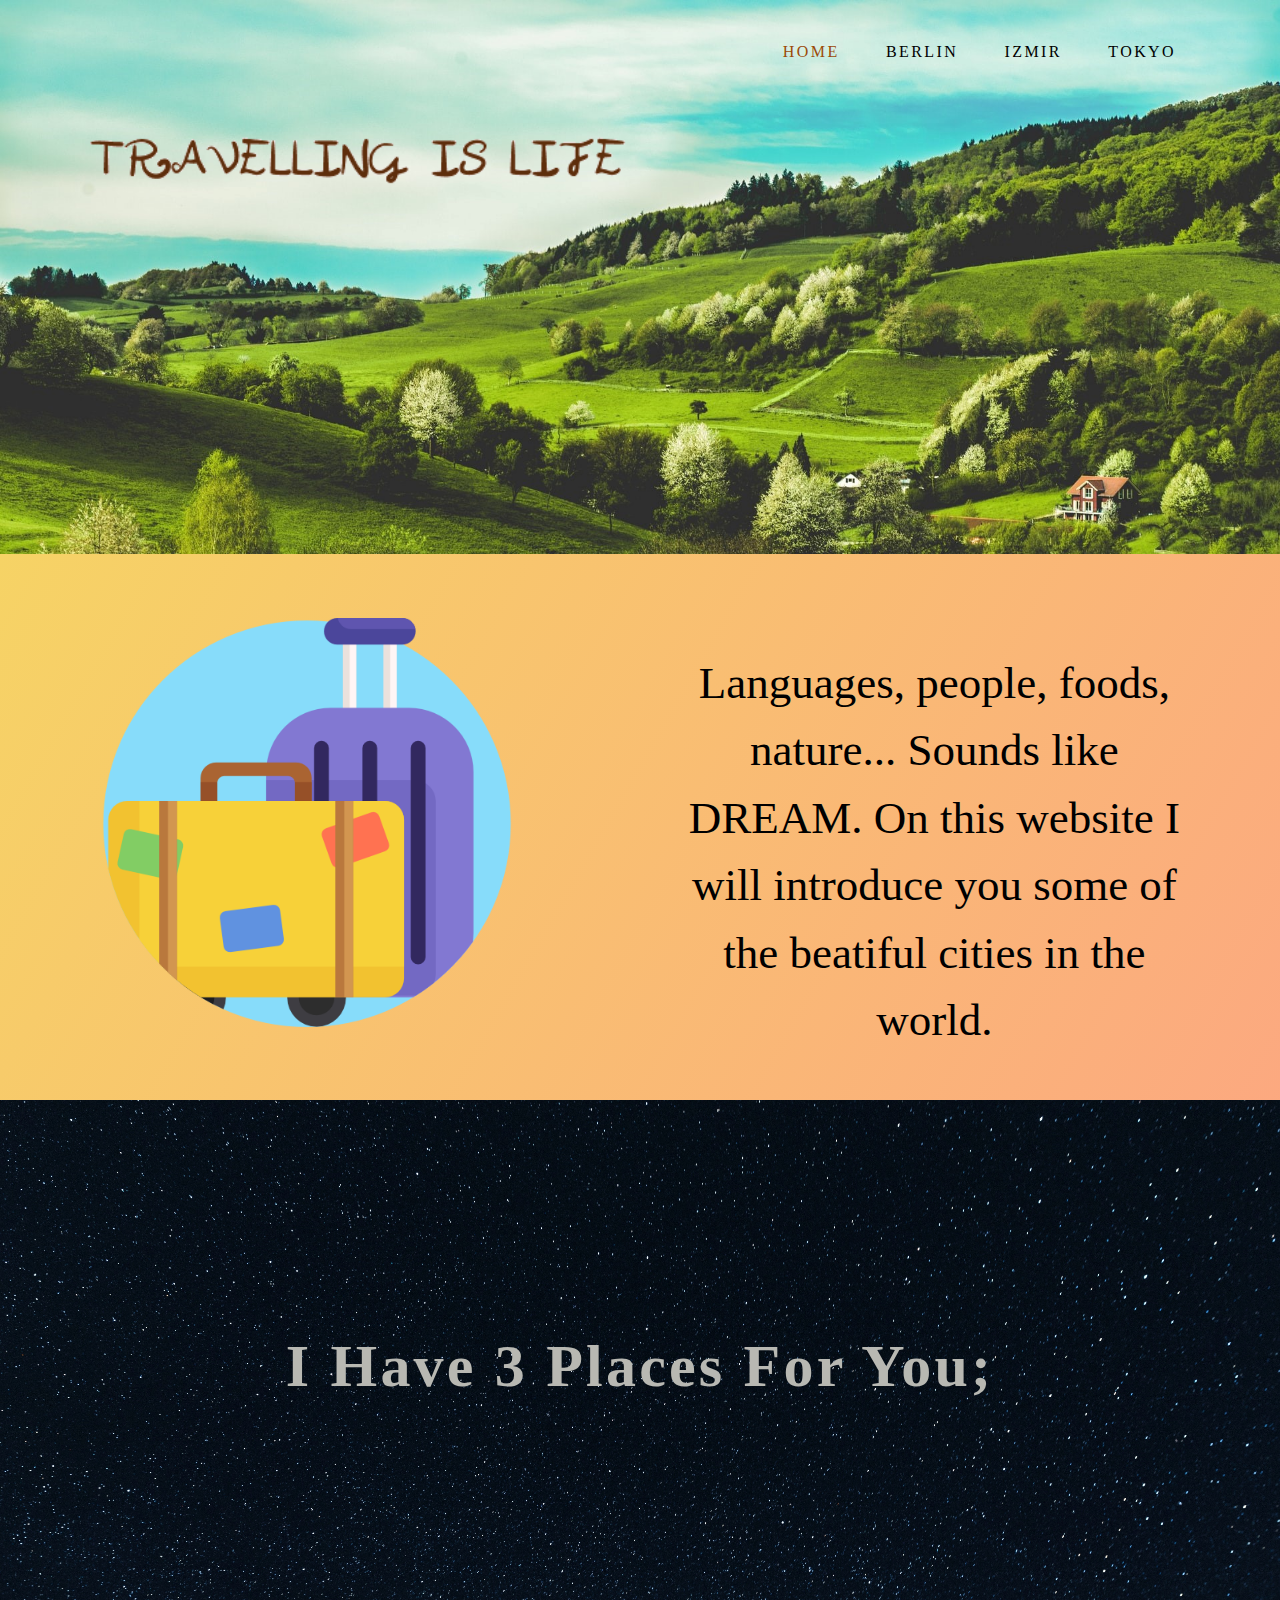
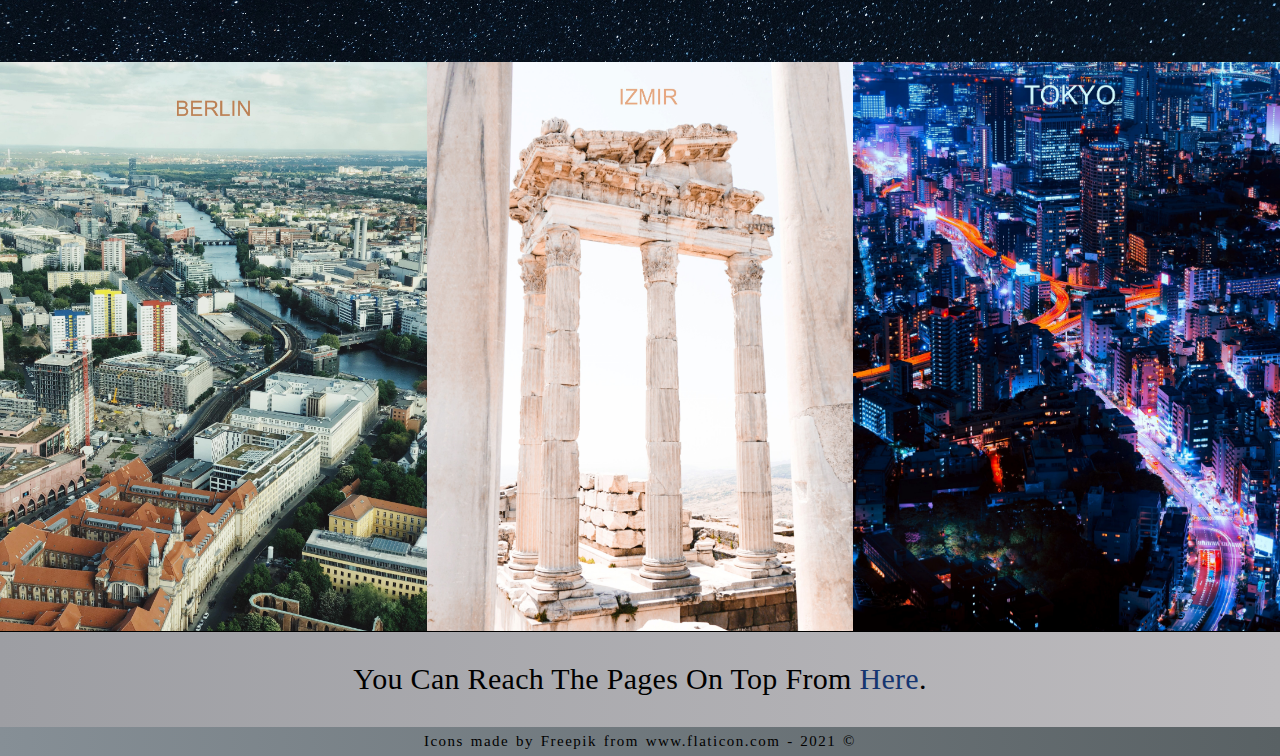
<file: index.html>
<!DOCTYPE html>
<html lang="en">
<head>
    <meta name="description" content="Introducing Travel Destinations" />
    <meta name="keywords" content="Travel, Travelling, Places, Berlin, Izmir, Tokyo, Foods, Nature, Art, History" />
    <meta name="author" content="Emre Arslan" />
    <link rel="stylesheet" href="styles/home.css" type="text/css">
    <title>Travel Places</title>
</head>
<body>
    <div id="wrapper">
        <div id="header">
            <img src="images/home-page-header.jpg" alt="Home Page Image" id="home-page-image">
            <img src="images/main-heading.png" alt="Travelling Is Life" id="main-heading">
            <ul id="nav">
                <li id="current-li">HOME</li>
                <li><a href="berlin.html" class="other-li">BERLIN</a></li>
                <li><a href="izmir.html" class="other-li">IZMIR</a></li>
                <li><a href="tokyo.html" class="other-li">TOKYO</a></li>
            </ul>
        </div> <!--header-->
        <div id="content">
            <div id="section1">
                <img src="images/home-page-suitcase.png" alt="Suitcase">
                <p>Languages, people, foods, nature... Sounds like DREAM. On this website I will introduce you some of the beatiful cities in the world.</p>
            </div>
            <div id="section2">
                <div>
                    <h1>I Have 3 Places For You;</h1>
                </div>
                <img src="images/home-page-pattern.jpg" alt="Home Page Pattern">
            </div>
        </div> <!--content-->
        <div id="section3">
            <div id="berlin">
                <img src="images/home-page-berlin.jpg" alt="Berlin">
            </div>
            <div id="izmir">
                <img src="images/home-page-izmir.jpg" alt="Izmir">
            </div>
            <div id="tokyo">
                <img src="images/home-page-tokyo.jpg" alt="Tokyo">
            </div>
        </div>
        <div id="section4">
            <p>You Can Reach The Pages On Top From <a href="#wrapper" id="roll-top">Here</a>.</p>
        </div>
        <div id="footer">Icons made by <a href="https://www.freepik.com" title="Freepik">Freepik</a> from <a href="https://www.flaticon.com/" title="Flaticon">www.flaticon.com</a> - 2021 &copy;</div>
    </div> <!--wrapper-->
</body>
</html>
</file>
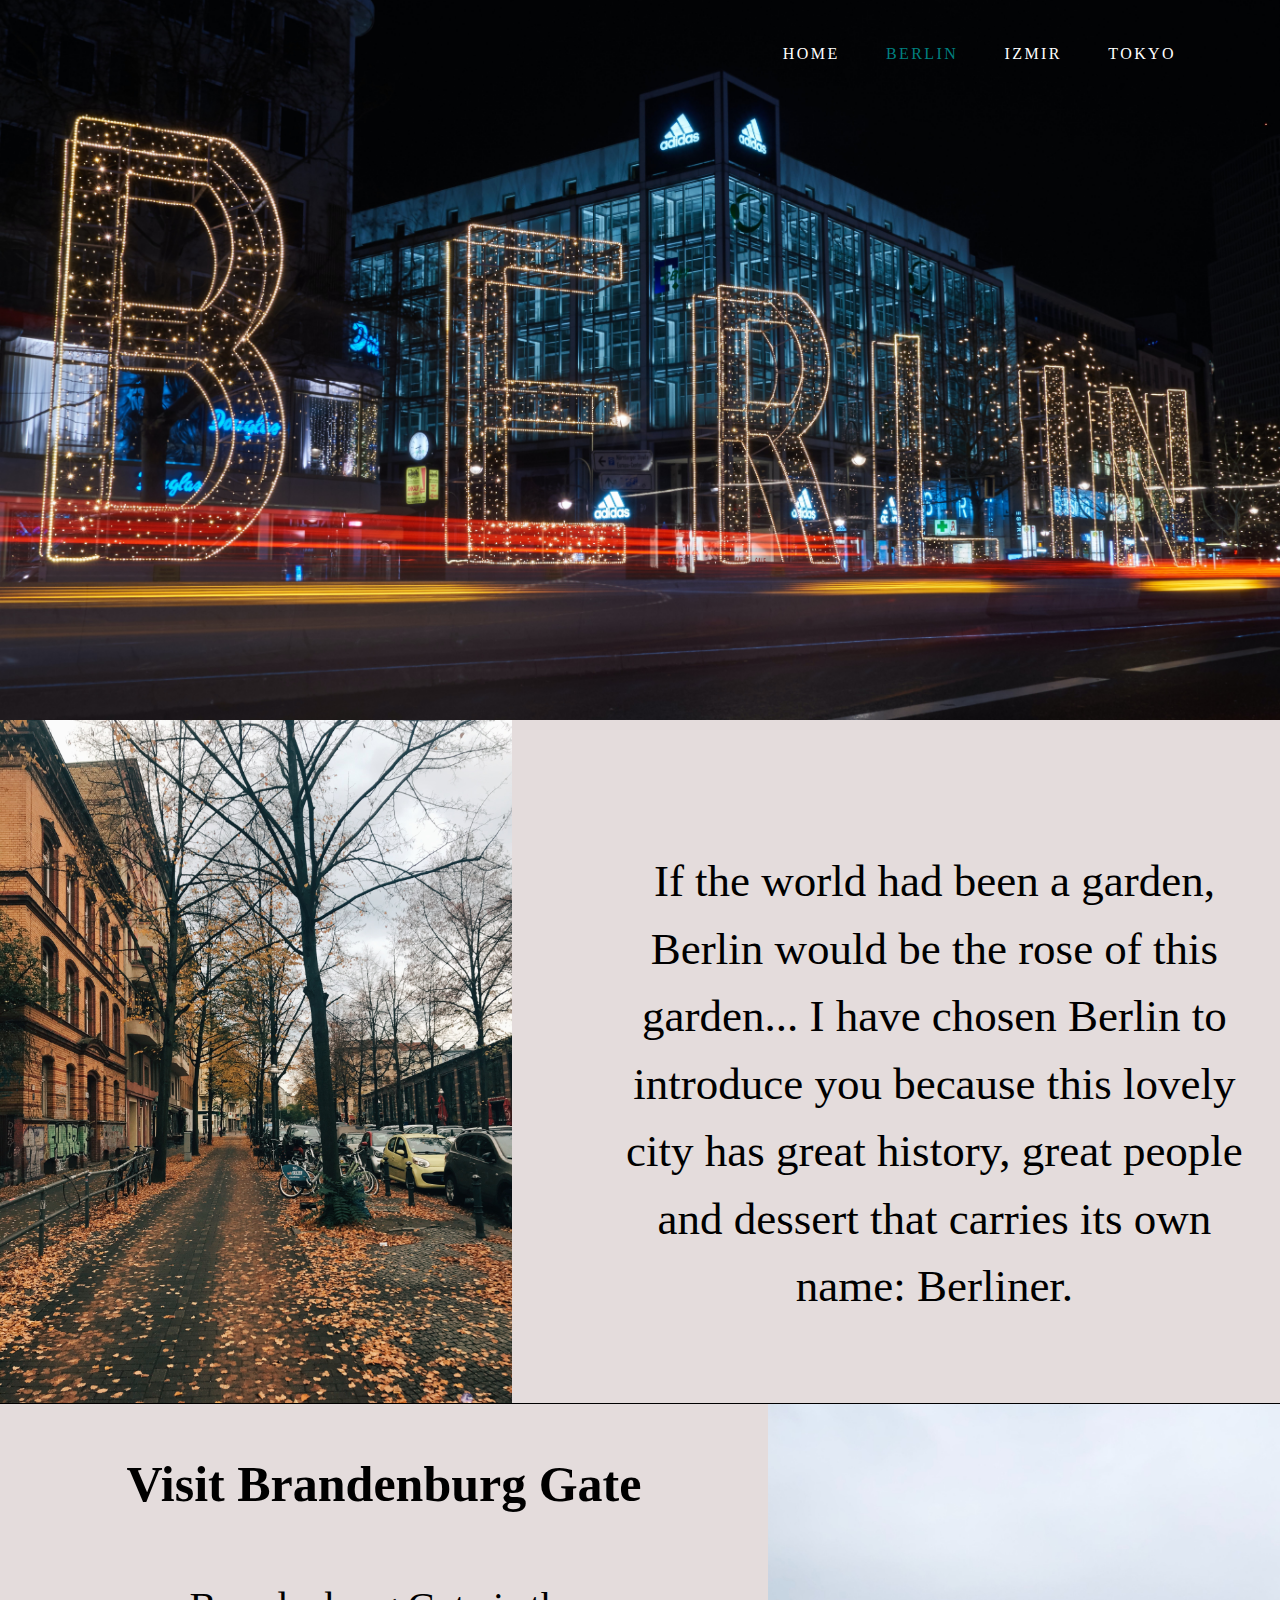
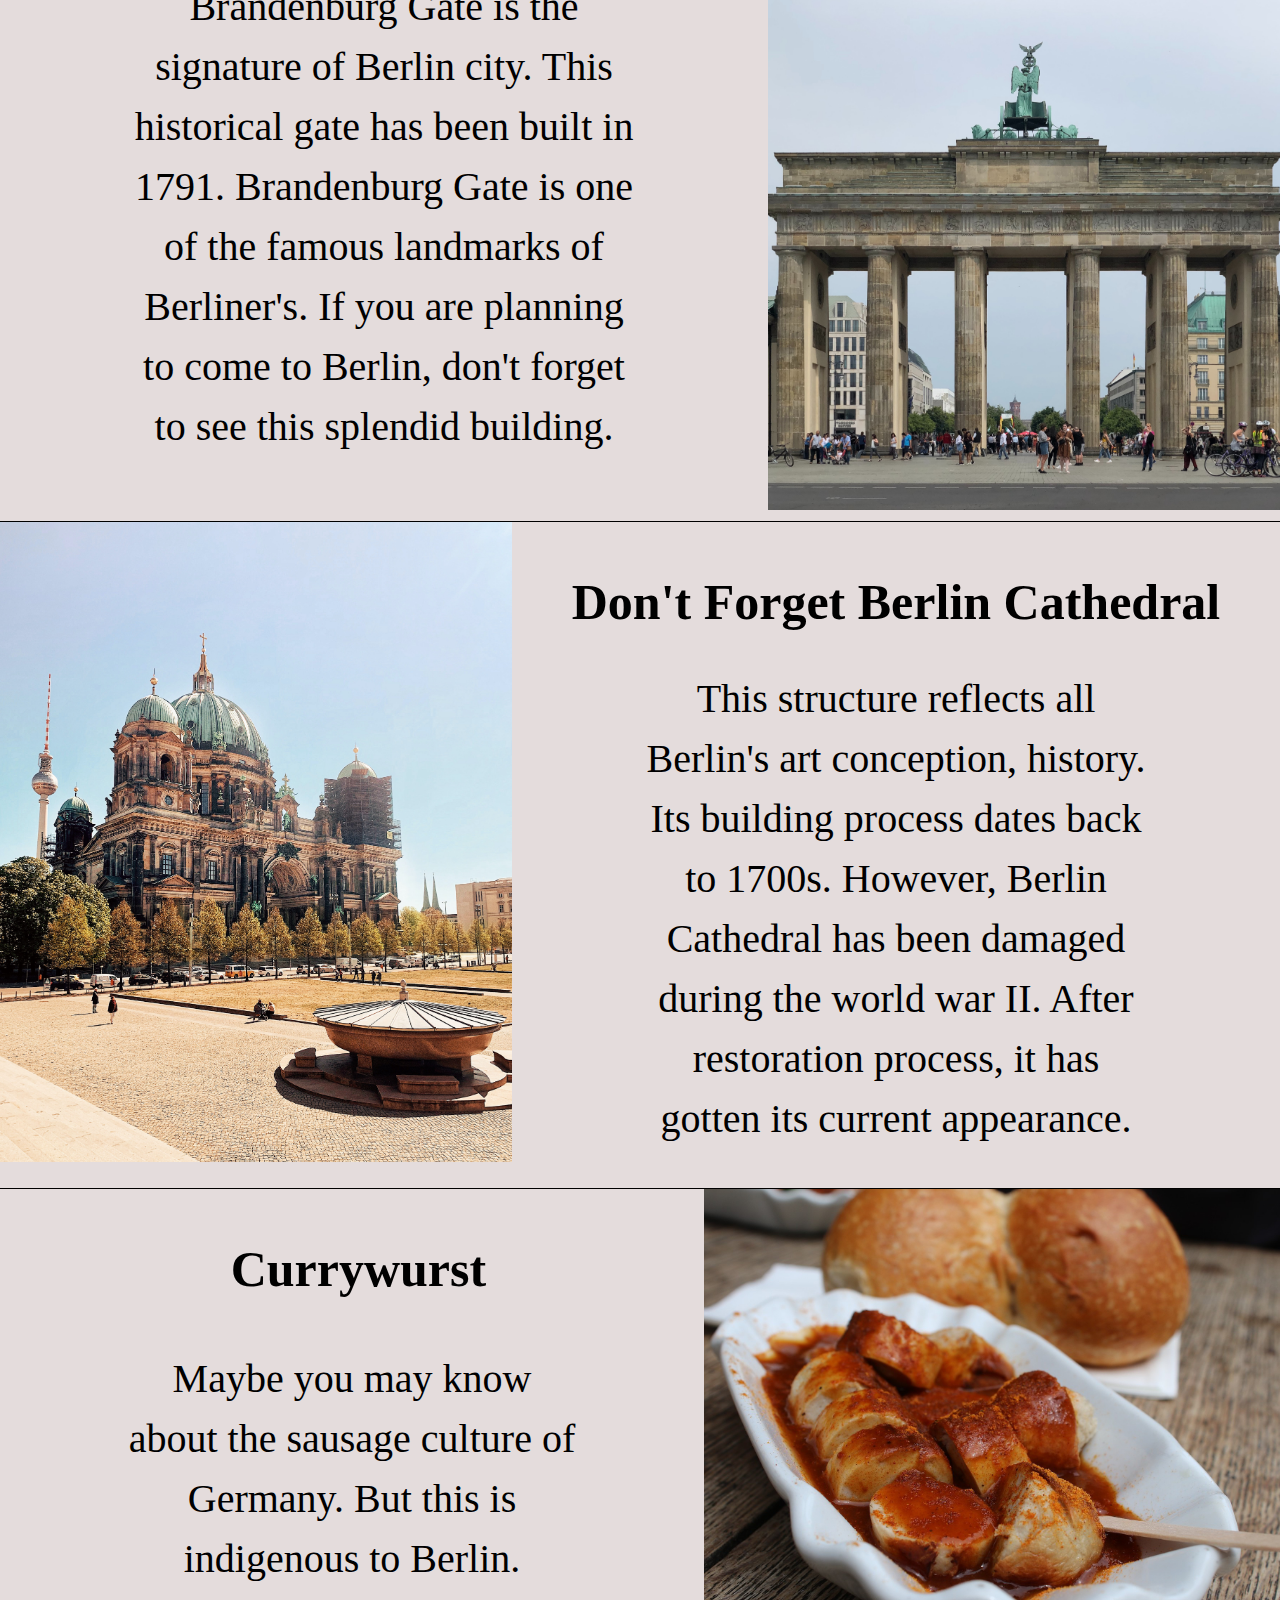
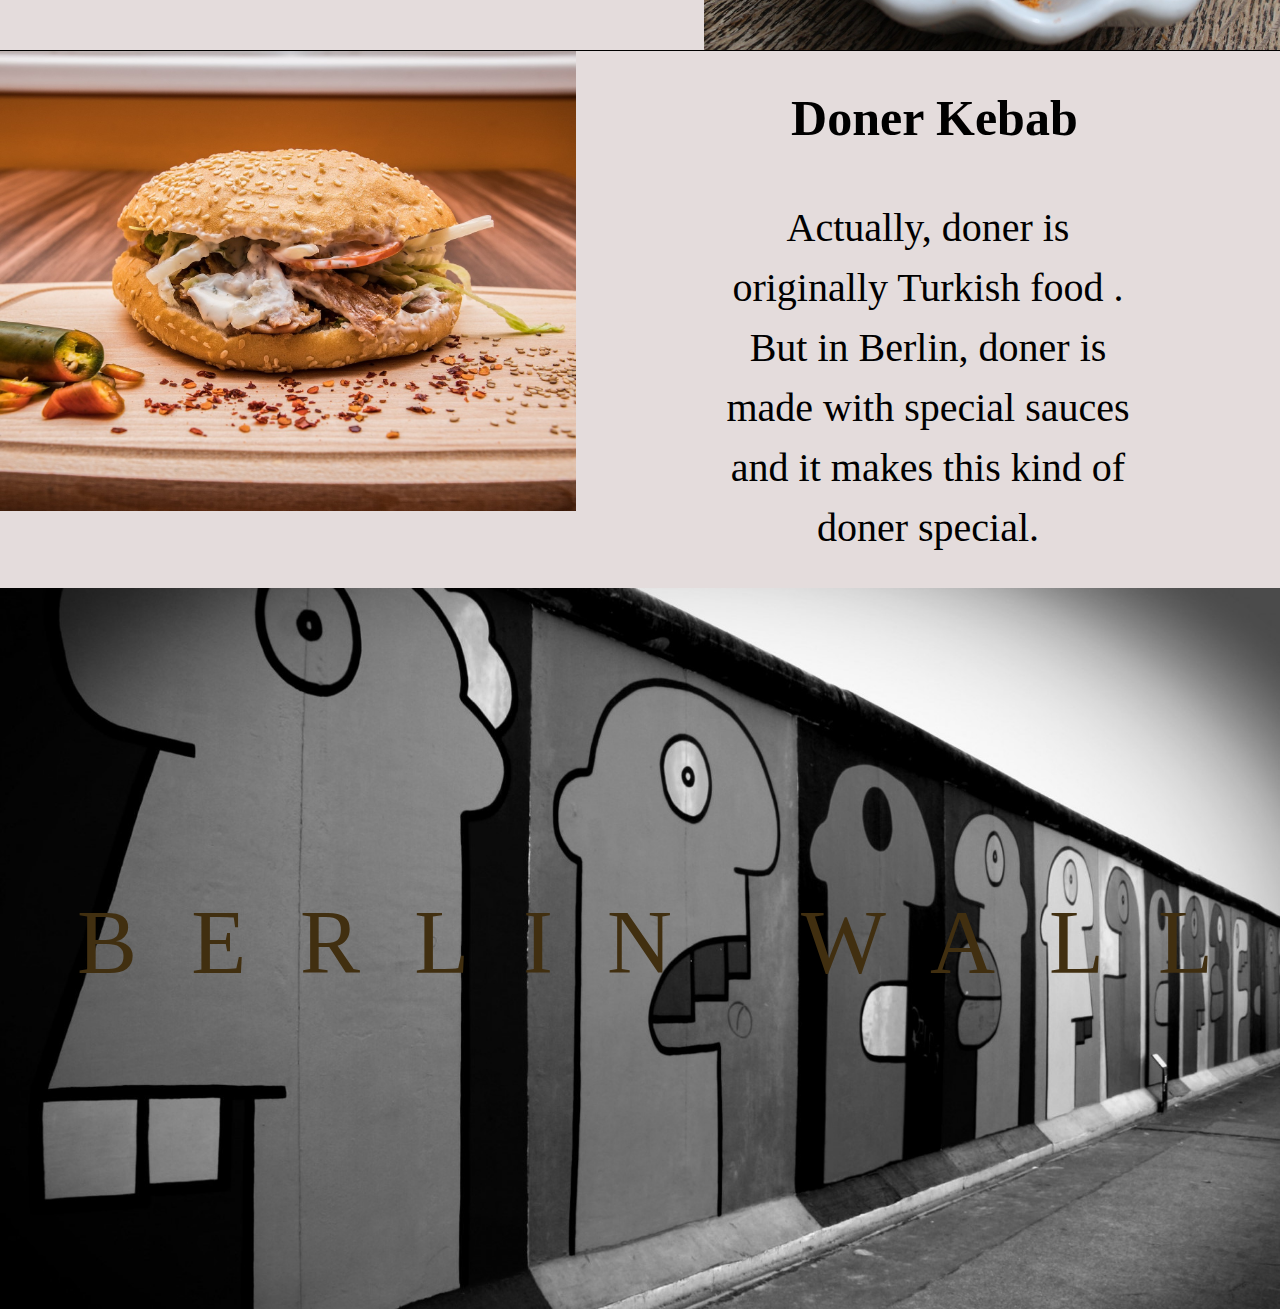
<file: berlin.html>
<!DOCTYPE html>
<html lang="en">
<head>
    <link rel="stylesheet" href="styles/berlin-style.css" type="text/css">
    <title>Berlin</title>
</head>
<body>
    <div id="wrapper">
        <div id="header">
            <img src="images/berlin-header.jpg" alt="Berlin">
            <ul id="nav">
                <li><a href="index.html" class="other-li">HOME</a></li>
                <li id="current-li">BERLIN</li>
                <li><a href="izmir.html" class="other-li">IZMIR</a></li>
                <li><a href="tokyo.html" class="other-li">TOKYO</a></li>
            </ul>
        </div>
        <div id="section1">
            <div id="sec1-leftcol">
                <img src="images/berlin-section1.jpg" alt="Berlin">
            </div>
            <div id="sec1-rightcol">
                <p>If the world had been a garden, Berlin would be the rose of this garden... I have chosen Berlin to introduce you because this lovely city has great history, great people and dessert that carries its own name: Berliner.</p>
            </div>
        </div>
        <div id="section2">
            <img src="images/brandenburg-gate.jpg" alt="Brandenburg Gate">
            <h1>Visit Brandenburg Gate</h1>
            <p>Brandenburg Gate is the signature of Berlin city. This historical gate has been built in 1791. Brandenburg Gate is one of the famous landmarks of Berliner's. If you are planning to come to Berlin, don't forget to see this splendid building.</p>
        </div>
        <div id="section3">
            <img src="images/berlin-cathedral.jpg" alt="Berlin Cathedral">
            <h1> Don't Forget Berlin Cathedral</h1>
            <p>This structure reflects all Berlin's art conception, history. Its building process dates back to 1700s. However, Berlin Cathedral has been damaged during the world war II. After restoration process, it has gotten its current appearance.</p>
        </div>
        <div id="section4">
            <img src="images/currywurst.jpg" alt="Currywurst">
            <h1>Currywurst</h1>
            <p>Maybe you may know about the sausage culture of Germany. But this is indigenous to Berlin.</p>
        </div>
        <div id="section5">
            <img src="images/doner-kebab.jpg" alt="Doner Kebap">
            <h1>Doner Kebab</h1>
            <p>Actually, doner is originally Turkish food . But in Berlin, doner is made with special sauces and it makes this kind of doner special.</p>
        </div>
        <div id="section6">
            <p>BERLIN WALL</p>
            <img src="images/berlin-wall.jpg" alt="Berlin Wall">
        </div>
    </div> <!--wrapper-->
</body>
</html>
</file>
<file: styles/home.css>
body
{
    margin: 0;
}
#wrapper
{
    height: 100%;
    width: 100%;
}
#current-li
{
    color: rgb(155, 74, 9);
}
#header
{
    margin-bottom: 0;
}
#home-page-image
{
    height: 100%;
    width: 100%;
}
#content
{
    background-image: linear-gradient(120deg, #f6d365 0%, #fda085 100%);
    margin-top: -4px;
    text-align: center;
}
#main-heading
{
    top: 13%;
    left: 7%;
    position: absolute;
    width: 550px;
}
#nav
{
    float: right;
    position: absolute;
    top: 3%;
    right: 5%;
    letter-spacing: 0.15em;
}
#nav li
{
    display: inline;
    margin-right: 40px;
}
.other-li
{
    text-decoration: none;
    color: black;
}
.other-li:hover
{
    color: rgb(24, 184, 24);
}
#section1 img
{
    width: 32%;
    padding: 5%;
    margin-left: 3%;
    float: left;
}
#section1 p
{
    float: right;
    width: 40%;
    padding-top: 4%;
    font-size: 45px;
    margin-right: 7%;
    line-height: 1.5em;
}
#section2
{
    width: 100%;
    position: relative;
    margin-bottom: -4px;
    letter-spacing: 0.20em;
}
#section2 img
{
    width: 100%;
}
#section2 div
{
    width: 100%;
    text-align: center;
    position: absolute;
    margin-top: 15%;
    font-size: 30px;
    color: rgb(184, 184, 178);
}
#section3
{
    width: 100%;
}
#berlin img
{
    width: 33.33%;
    float: left;
}
#izmir img
{
    width: 33.33%;
    float: left;
}
#tokyo img
{
    width: 33.33%;
    float: left;
}
#section4
{
    padding-bottom: 20px;
    height: 75px;
    clear: both;
    text-align: center;
    background-image: linear-gradient(to left, #BDBBBE 0%, #9D9EA3 100%), radial-gradient(88% 271%, rgba(255, 255, 255, 0.25) 0%, rgba(254, 254, 254, 0.25) 1%, rgba(0, 0, 0, 0.25) 100%), radial-gradient(50% 100%, rgba(255, 255, 255, 0.30) 0%, rgba(0, 0, 0, 0.30) 100%);
    background-blend-mode: normal, lighten, soft-light;
    font-size: 30px;
    border-top: 1px solid black;
    letter-spacing: 0.01em;
}
#roll-top
{
    text-decoration: none;
    color: rgb(21, 58, 139);
}

#section4 a
{
    text-decoration: none;
    color: rgb(21, 53, 112);
}
#footer
{
    text-align: center;
    padding: 6px;
    background-image: linear-gradient(to right, #868f96 0%, #596164 100%);
    font-size: 15px;
    word-spacing: 0.10em;
    letter-spacing: 0.10em;
}
#footer a
{
    text-decoration: none;
    color: black;
}
</file>
<file: styles/berlin-style.css>
*
{
    margin: 0;
    padding: 0;
}
body
{
    background-color: rgb(228, 220, 220);
    min-width: 700px;
    min-height: 500px;
}
#current-li
{
    color: teal;
}
#header
{
    width: 100%;
}
#header img
{
    width: 100%;
}
#nav
{
    float: right;
    position: absolute;
    top: 5%;
    right: 5%;
    letter-spacing: 0.15em;
    color: white;
}
#nav li
{
    display: inline;
    margin-right: 40px;
}
.other-li
{
    text-decoration: none;
    color: white;
}
.other-li:hover
{
    color: rgb(228, 179, 56);
}
#section1
{
    width: 100%;
    margin-top: -4px;
}
#sec1-leftcol
{
    float: left;
    width: 40%;
}
#sec1-leftcol img
{
    width: 100%;
}
#sec1-rightcol
{
    float: right;
    width: 50%;
    margin-right: 2%;
    text-align: center;
}
#sec1-rightcol p
{
    font-size: 45px;
    line-height: 1.5em;
    margin-top: 20%;
}
#section2
{
    width: 100%;
    float: left;
    border-top: 1px solid black;
    margin-top: -4px;
}
#section2 img
{
    width: 40%;
    float: right;
}
#section2 h1
{
    font-size: 50px;
    text-align: center;
    margin-top: 4%;
}
#section2 p
{
    width: 40%;
    font-size: 40px;
    text-align: center;
    line-height: 1.5;
    margin: 5% 10%;
}
#section3
{
    width: 100%;
    float: left;
    border-top: 1px solid black;
}
#section3 img
{
    width: 40%;
    float: left;
}
#section3 h1
{
    text-align: center;
    font-size: 50px;
    margin-top: 4%;
}
#section3 p
{
    width: 40%;
    font-size: 40px;
    text-align: center;
    float: right;
    line-height: 1.5;
    margin: 3% 10%;
}
#section4
{
    width: 100%;
    float: left;
    border-top: 1px solid black;
}
#section4 img
{
    width: 45%;
    float: right;
}
#section4 h1
{
    width: 40%;
    text-align: center;
    margin-left: 8%;
    font-size: 50px;
    margin-top: 4%;
}
#section4 p
{
    width: 35%;
    font-size: 40px;
    text-align: center;
    float: right;
    line-height: 1.5;
    margin: 4% 10%;
}
#section5
{
    width: 100%;
    float: left;
    border-top:1px solid black;
}
#section5 img
{
    width: 45%;
    float: left;
}
#section5 h1
{
    width: 40%;
    text-align: center;
    float: right;
    font-size: 50px;
    margin-top: 3%;
    margin-right: 7%;
}
#section5 p
{
    width: 35%;
    font-size: 40px;
    text-align: center;
    float: right;
    line-height: 1.5;
    margin: 4% 10%;
}
#section6
{
    width: 100%;
}
#section6 img
{
    width: 100%;
    margin-bottom: -4px; /* it removes the space at the bottom of the page */
    margin-top: -21px;
}
#section6 p
{
    width: 95%;
    text-align: center;
    position: absolute;
    color: rgb(65, 47, 16);
    margin: 22%;
    margin-left: 5%;
    font-size: 90px;
    letter-spacing: 0.60em;
}
</file>
